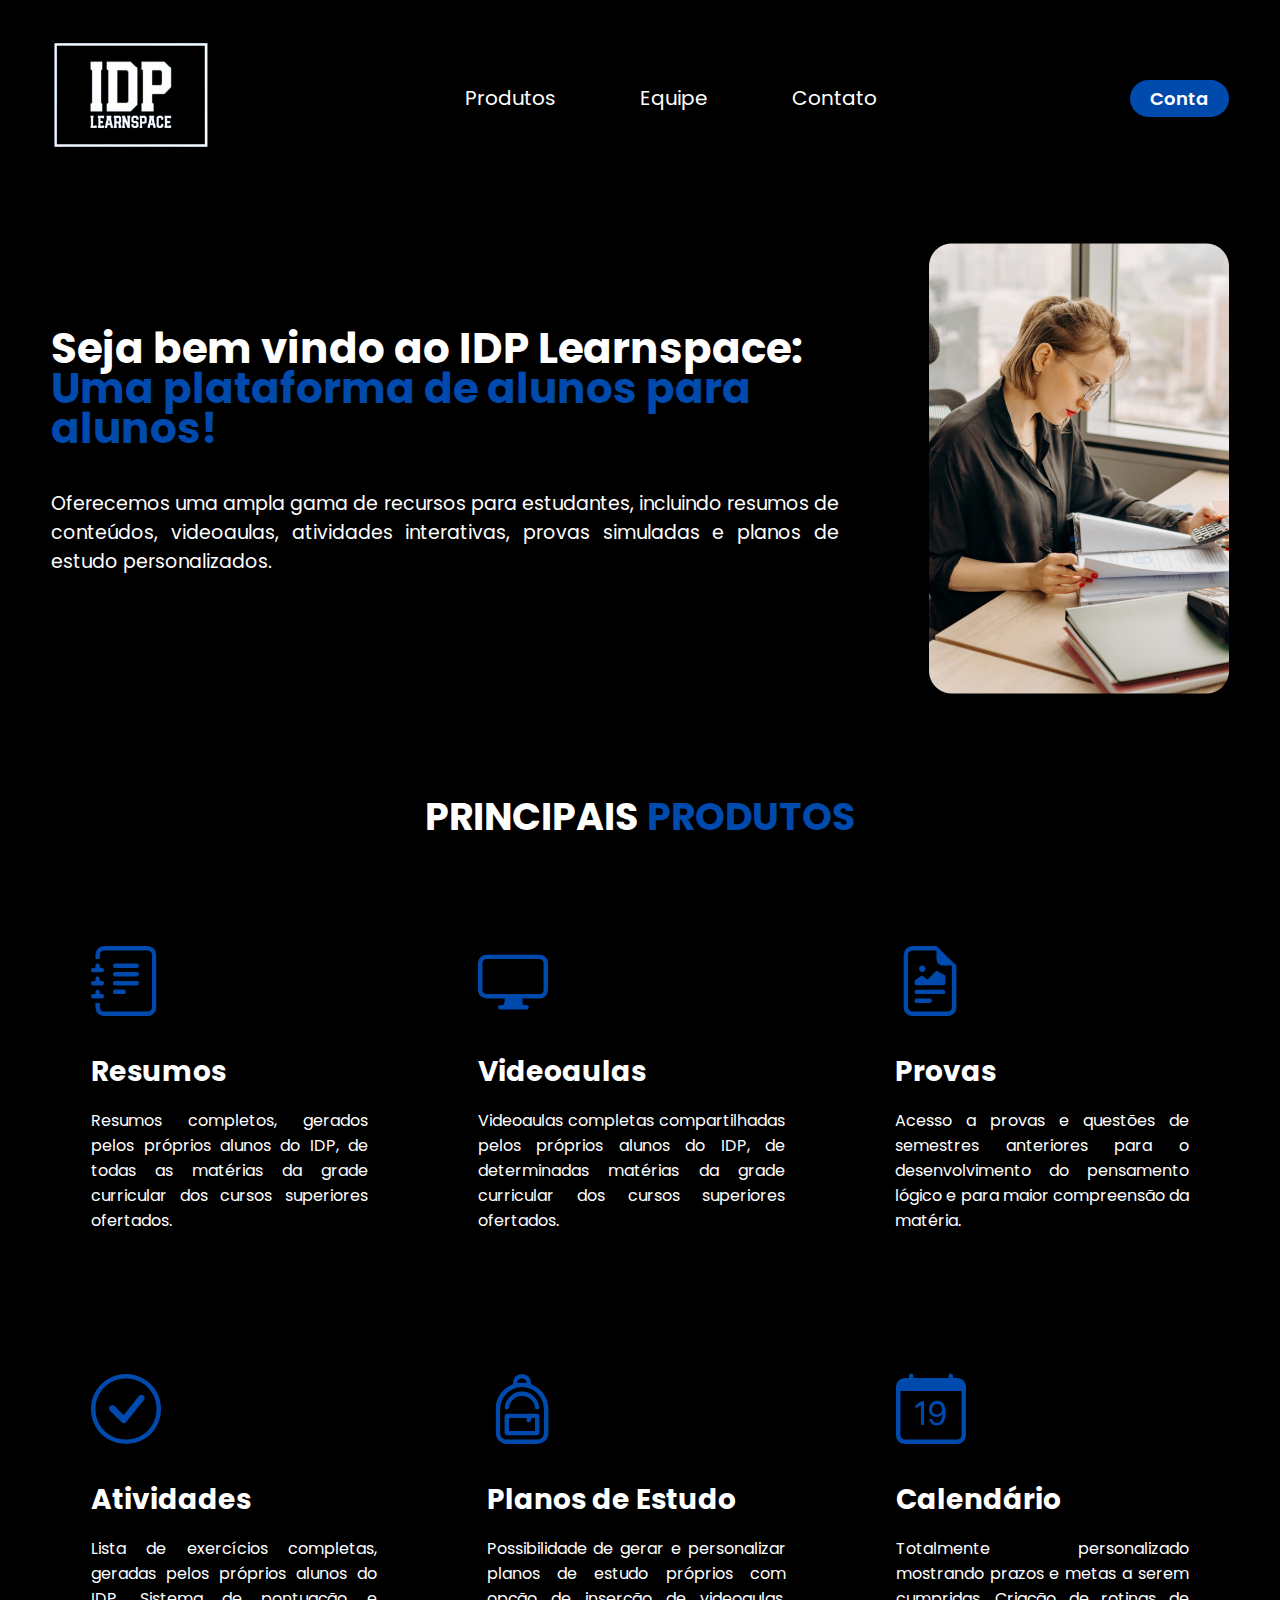
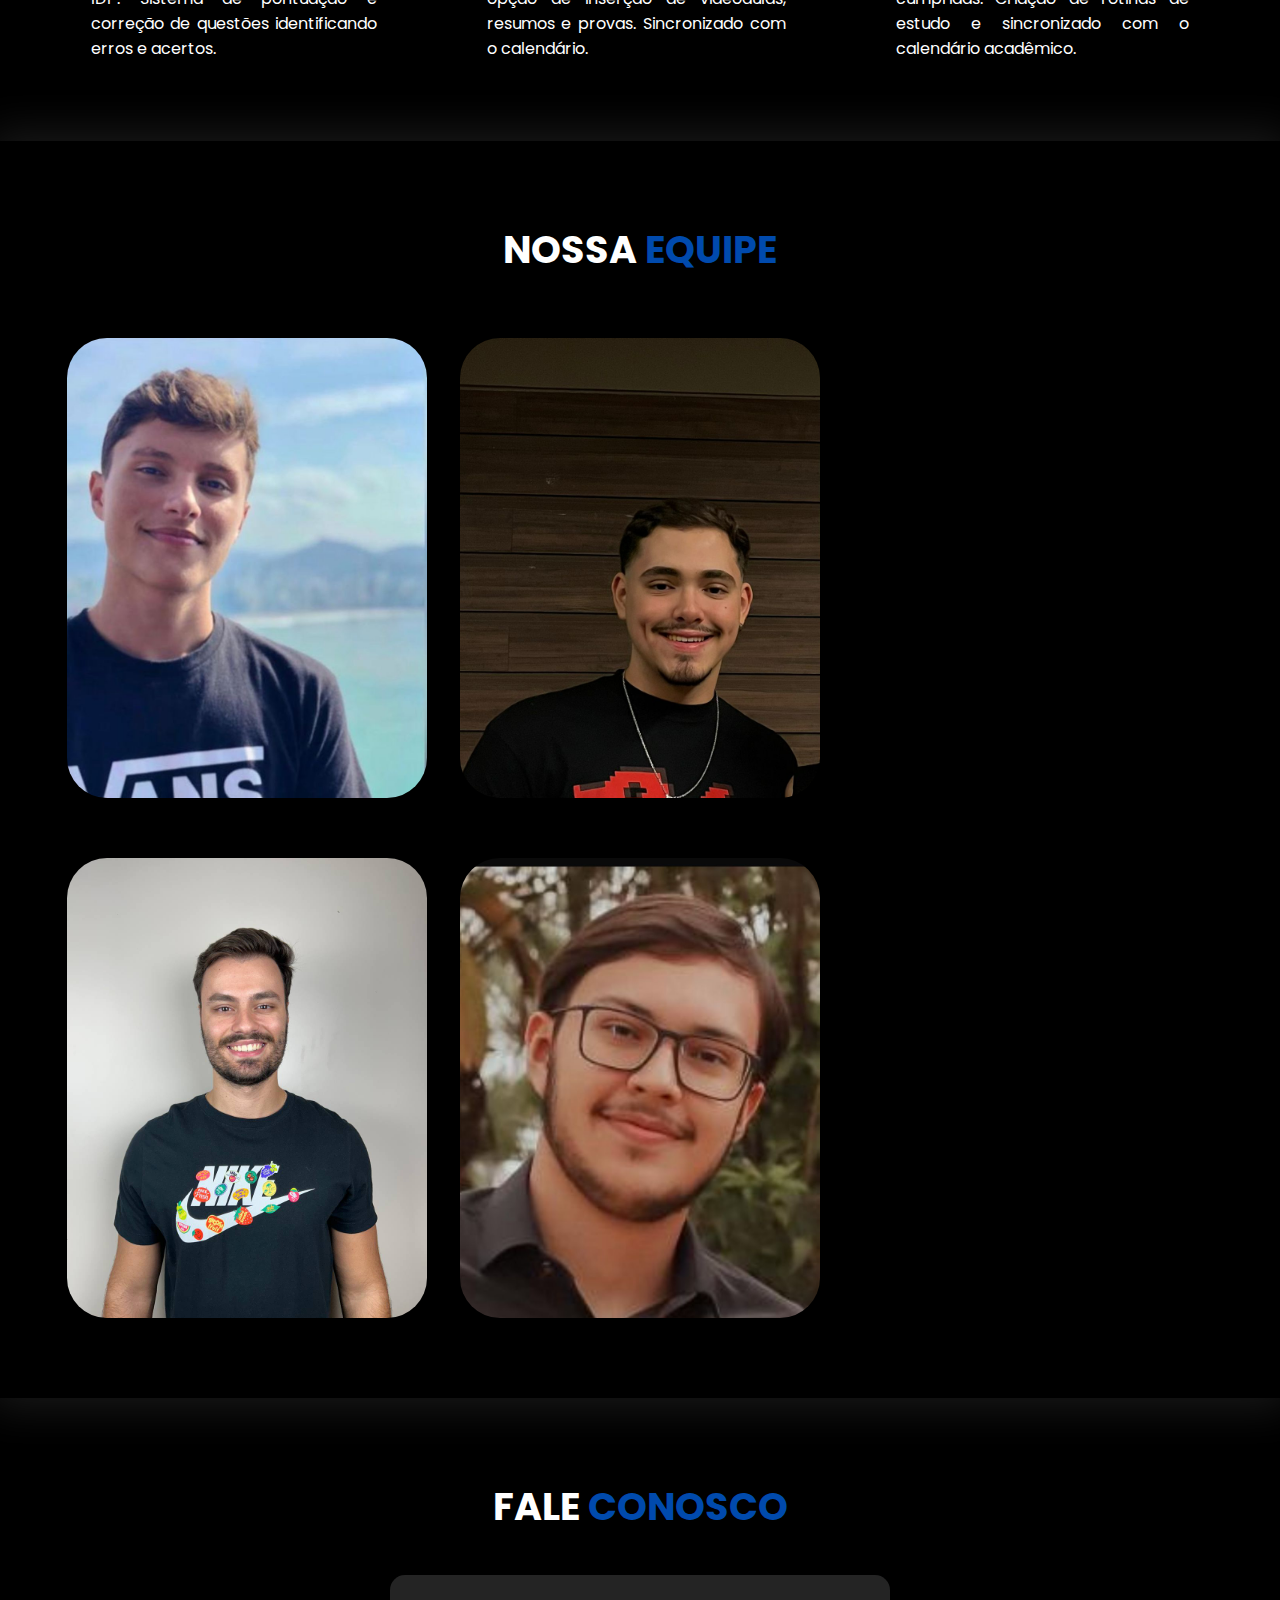
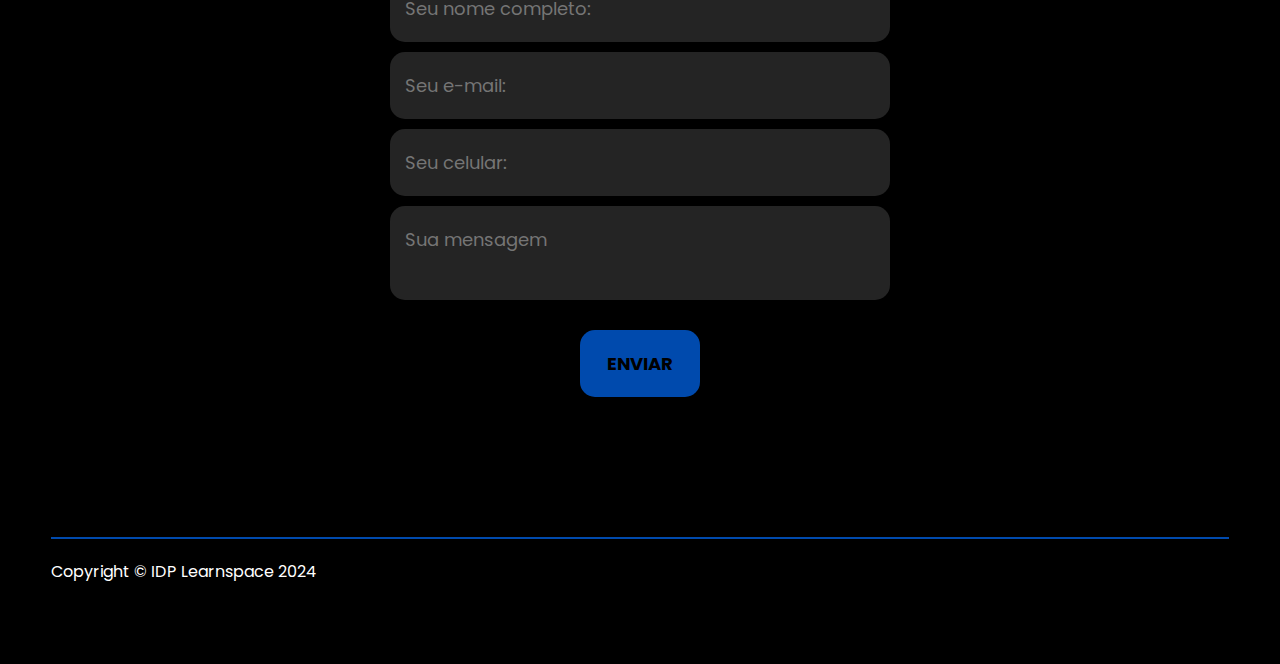
<file: index.html>
<!DOCTYPE html>
<html lang="pt-br">
<head>
    <meta charset="UTF-8">
    <meta name="viewport" content="width=device-width, initial-scale=1.0">
    <link rel="preconnect" href="https://fonts.googleapis.com">
    <link rel="preconnect" href="https://fonts.gstatic.com" crossorigin>
    <link href="https://fonts.googleapis.com/css2?family=Poppins:ital,wght@0,100;0,200;0,300;0,400;0,500;0,600;0,700;0,800;0,900;1,100;1,200;1,300;1,400;1,500;1,600;1,700;1,800;1,900&display=swap" rel="stylesheet">
    <link rel="stylesheet" href="https://cdn.jsdelivr.net/npm/bootstrap-icons@1.11.1/font/bootstrap-icons.css">   
    <link rel="stylesheet" href="./css/style.css"> 
    <title>IDP Learnspace</title>
</head>
<body>
    <header id="inicio">
        <div class="interface">
            <div class="logo">
                <img src="./imagens/logo.png" alt="Logo">
            </div>
            <nav class="menu-desktop">
                <ul class="pai-lista-desktop">
                    <li class="lista-desktop"><a class="link-desktop" href="#Produtos">Produtos</a></li>
                    <li class="lista-desktop"><a class="link-desktop" href="#equipe">Equipe</a></li>
                    <li class="lista-desktop"><a class="link-desktop" href="#contato">Contato</a></li>
                </ul>
            </nav>
            <div class="btn-contato">
                <a href="./html/conta.html">
                    <button>Conta</button>
                </a>
            </div>

            <button class="btn-menu">
                <span class="bar"></span>
                <span class="bar"></span>
                <span class="bar"></span>
            </button>

            <nav class="menu-mobile">
                <ul>
                    <li><a class="link-mobile" href="#Produtos">Produtos</a></li>
                    <li><a class="link-mobile" href="#equipe">Equipe</a></li>
                    <li><a class="link-mobile" href="#contato">Contato</a></li>
                    <li><a class="link-mobile" href="./html/conta.html">Conta</a></li>
                </ul>
            </nav>
        </div>
    </header>
    <main>
        <section class="topo-do-site">
            <div class="interface">
                <div class="flex">
                    <div class="txt-topo-site">
                        <h1>Seja bem vindo ao IDP Learnspace:</h1> 
                        <h1><span>Uma plataforma de alunos para alunos!</span></h1>
                        <p>Oferecemos uma ampla gama de recursos para estudantes, incluindo resumos de conteúdos, videoaulas, atividades interativas, provas simuladas e planos de estudo personalizados.</p>
                    </div>
                    <div class="img-topo-site">
                        <img src="./imagens/foto.png" alt="Foto topo do site">
                    </div>
                </div>
            </div>
        </section>

        <section id="Produtos" class="especialidades">
            <div class="interfaces">
                <h2 class="titulo">PRINCIPAIS <span>PRODUTOS</span></h2>
                <div class="flex">
                    <div class="especialidades-box">
                        <i class="bi bi-journal-text"></i>
                        <h3>Resumos</h3>
                        <p>Resumos completos, gerados pelos próprios alunos do IDP, de todas as matérias da grade curricular dos cursos superiores ofertados.</p>
                    </div>
                    <div class="especialidades-box">
                        <i class="bi bi-display"></i>
                        <h3>Videoaulas</h3>
                        <p>Videoaulas completas compartilhadas pelos próprios alunos do IDP, de determinadas matérias da grade curricular dos cursos superiores ofertados. </p>
                    </div>
                    <div class="especialidades-box">
                        <i class="bi bi-file-earmark-richtext"></i>                       
                        <h3>Provas</h3>
                        <p>Acesso a provas e questões de semestres anteriores para o desenvolvimento do pensamento lógico e para maior compreensão da matéria. </p>
                    </div>
                </div>
                <div class="flex">
                    <div class="especialidades-box">
                        <i class="bi bi-check-circle"></i>
                        <h3>Atividades</h3>
                        <p>Lista de exercícios completas, geradas pelos próprios alunos do IDP. Sistema de pontuação e correção de questões identificando erros e acertos.</p>
                    </div>
                    <div class="especialidades-box">
                        <i class="bi bi-backpack"></i>
                        <h3>Planos de Estudo</h3>
                        <p>Possibilidade de gerar e personalizar planos de estudo próprios com opção de inserção de videoaulas, resumos e provas. Sincronizado com o calendário.</p>
                    </div>
                    <div class="especialidades-box">
                        <i class="bi bi-calendar-date"></i>                       
                        <h3>Calendário</h3>
                        <p>Totalmente personalizado mostrando prazos e metas a serem cumpridas. Criação de rotinas de estudo e sincronizado com o calendário acadêmico. </p>
                    </div>
                </div>
            </div>
        </section>

        <section id="equipe" class="portfolio">
            <div class="interface">
                <h2 class="titulo">NOSSA <span>EQUIPE</span></h2>
                <div class="flex">
                    <div class="img-port" style="background-image: url(./imagens/Claudio.jpeg);">
                        <div class="overlay">Claudio Meireles</div>
                    </div>
                    <div class="img-port" style="background-image: url(./imagens/Kelwin.jpeg);">
                        <div class="overlay">Kelwin</div>
                    </div>
                    <div class="img-port" style="background-image: url(./imagens/);">
                        <div class="overlay">Felipe Dutra</div>
                    </div>
                </div>
                <div class="flex">
                        <div class="img-port" style="background-image: url(./imagens/Lux.jpeg);">
                            <div class="overlay">Lucas Fiche</div>
                    </div>
                    <div class="img-port" style="background-image: url(./imagens/Pedro.jpeg);">
                        <div class="overlay">Pedro Araújo</div>
                    </div>
                    <div class="img-port" style="background-image: url(./imagens/);">
                        <div class="overlay">Rafael</div>
                    </div>
                </div> 
            </div>
        </section>

        <section id="contato" class="formulario">
            <div class="interface">
                <h2 class="titulo">FALE <span>CONOSCO</span></h2>
                <form action="">
                    <input type="text" name="" id="" placeholder="Seu nome completo:" required>
                    <input type="text" name="" id="" placeholder="Seu e-mail:" required>
                    <input type="text" name="" id="" placeholder="Seu celular:">
                    <textarea name="" id="" placeholder="Sua mensagem" required></textarea>
                    <div class="btn-enviar"><input type="submit" value="ENVIAR"></div>
                </form>
            </div>
        </section>

    </main>
    <footer>
        <div class="interface">
            <div class="line-footer borda">
                <p>Copyright © IDP Learnspace 2024</p>
            </div>
        </div>
    </footer>
    <script src="./script.js"></script>
</body>
</html>
</file>
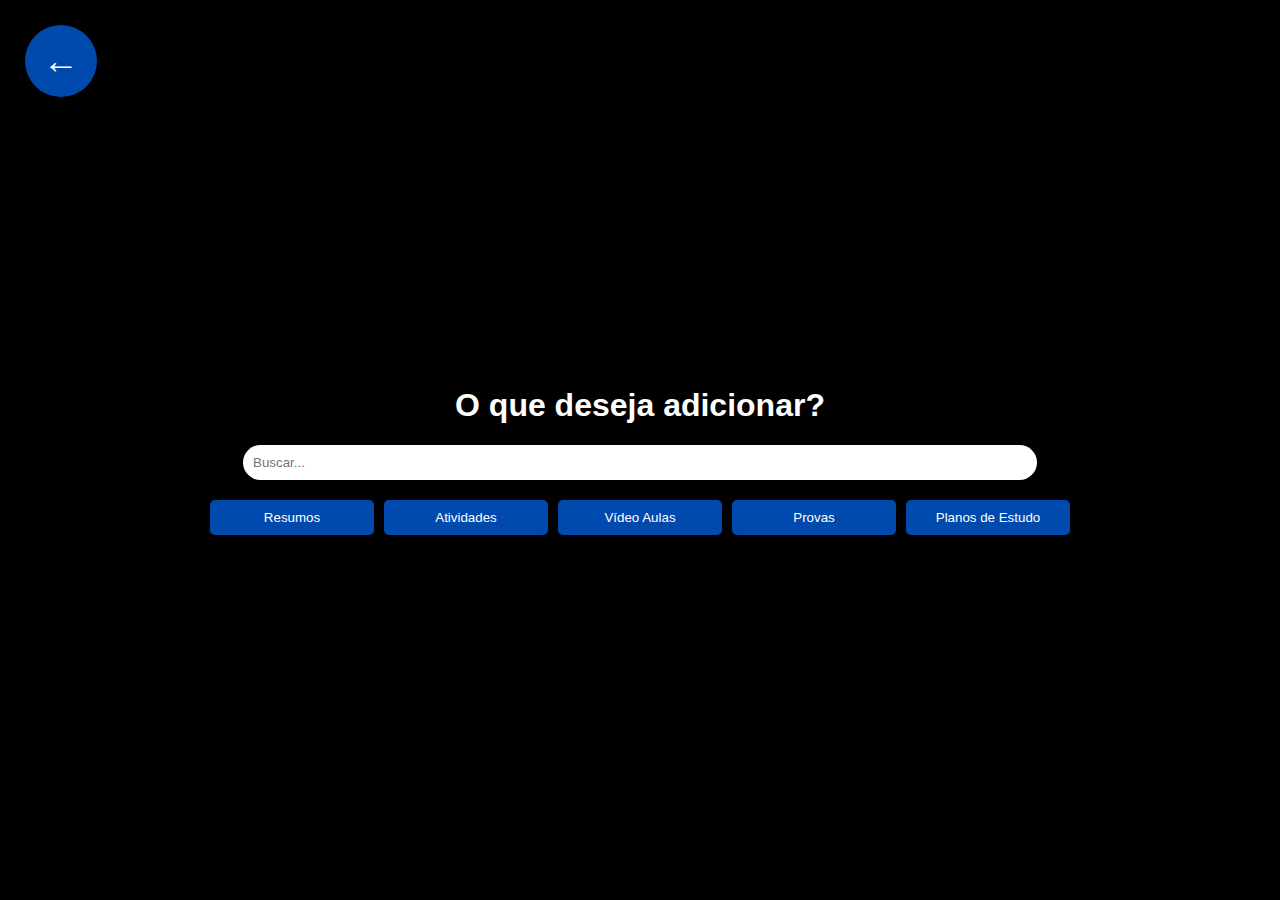
<file: html/add-conteudo.html>
<!DOCTYPE html>
<html lang="pt-BR">
<head>
    <meta charset="UTF-8">
    <meta name="viewport" content="width=device-width, initial-scale=1.0">
    <title>Resumos</title>
    <link rel="stylesheet" href="../css/add-conteudo.css">
    <link href='https://unpkg.com/boxicons@2.1.4/css/boxicons.min.css' rel='stylesheet'>
</head>
<body>
    <div class="container">
        <div class="right-panel">
            <h1>O que deseja adicionar?</h1>
            <div class="study-button-right">
            <input type="text" placeholder="Buscar...">
            <div class="buttons">
                <button>Resumos</button> 
                <button>Atividades</button>
                <button>Vídeo Aulas</button>
                <button>Provas</button>
                <button>Planos de Estudo</button>
        </div>
    </div>
    <button class="dashboard-btn" onclick="window.location.href = './dashboard.html';">←</button>
</body>
</html>
</file>
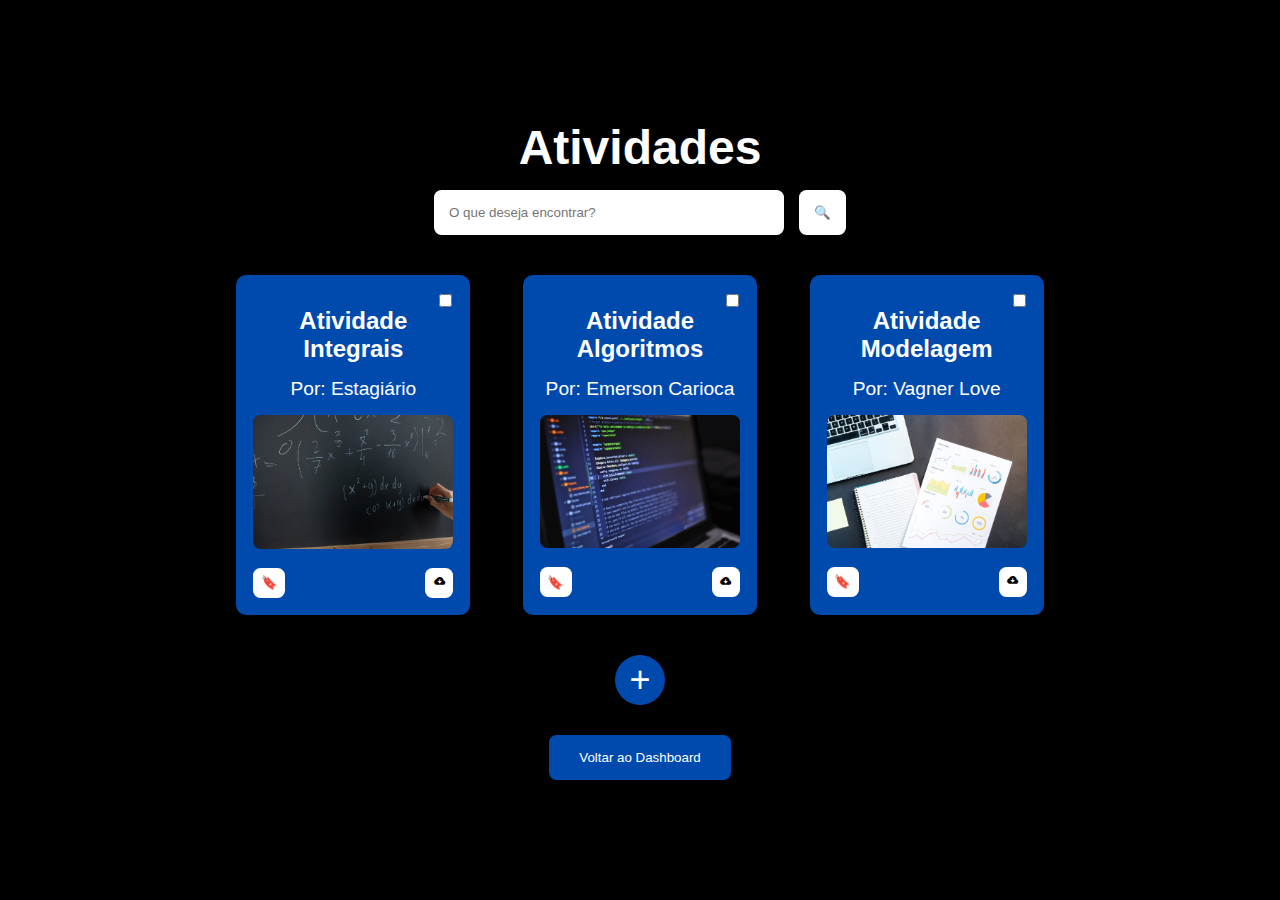
<file: html/atividades.html>
<!DOCTYPE html>
<html lang="pt-BR">
<head>
    <meta charset="UTF-8">
    <meta name="viewport" content="width=device-width, initial-scale=1.0">
    <title>Resumos</title>
    <link rel="stylesheet" href="../css/resumos.css">
    <link href='https://unpkg.com/boxicons@2.1.4/css/boxicons.min.css' rel='stylesheet'>
</head>
<body>
    <div class="container">
        <div class="header">
            <h1>Atividades</h1>
            <div class="search-bar">
                <input type="text" placeholder="O que deseja encontrar?">
                <button class="search-btn">🔍</button>
            </div>
        </div>
        <div class="resumo-container">
            <div class="resumo-card">
                <h2>Atividade Integrais</h2>
                <div class="verification-badge">
                    <input type="checkbox">
                </div>
                <p>Por: Estagiário</p>
                <img src="../imagens/limite.png" alt="Limite">
                <div class="card-actions">
                    <button class="bookmark-btn">🔖</button>
                    <button class="download-btn"><i class='bx bxs-cloud-download'></i></button>
                </div>
            </div>            
            <div class="resumo-card">
                <h2>Atividade Algoritmos</h2>
                <div class="verification-badge">
                    <input type="checkbox">
                </div>
                <p>Por: Emerson Carioca</p>
                <img src="../imagens/algoritmos.png" alt="Algoritmos">
                <div class="card-actions">
                    <button class="bookmark-btn">🔖</button>
                    <button class="download-btn"><i class='bx bxs-cloud-download'></i></i></button>
                </div>
            </div>
            <div class="resumo-card">
                <h2>Atividade Modelagem</h2>
                <div class="verification-badge">
                    <input type="checkbox">
                </div>
                <p>Por: Vagner Love</p>
                <img src="../imagens/modelagem.png" alt="Modelagem">
                <div class="card-actions">
                    <button class="bookmark-btn">🔖</button>
                    <button class="download-btn"><i class='bx bxs-cloud-download'></i></i></button>
                </div>
            </div>
        </div>
        <div class="add-resumo">
            <button class="add-btn">+</button>
        </div>
        <div class="back-to-dashboard">
            <a href="./dashboard.html">
                <button class="back-btn">Voltar ao Dashboard</button>
            </a>
        </div>
    </div>
</body>
</html>
</file>
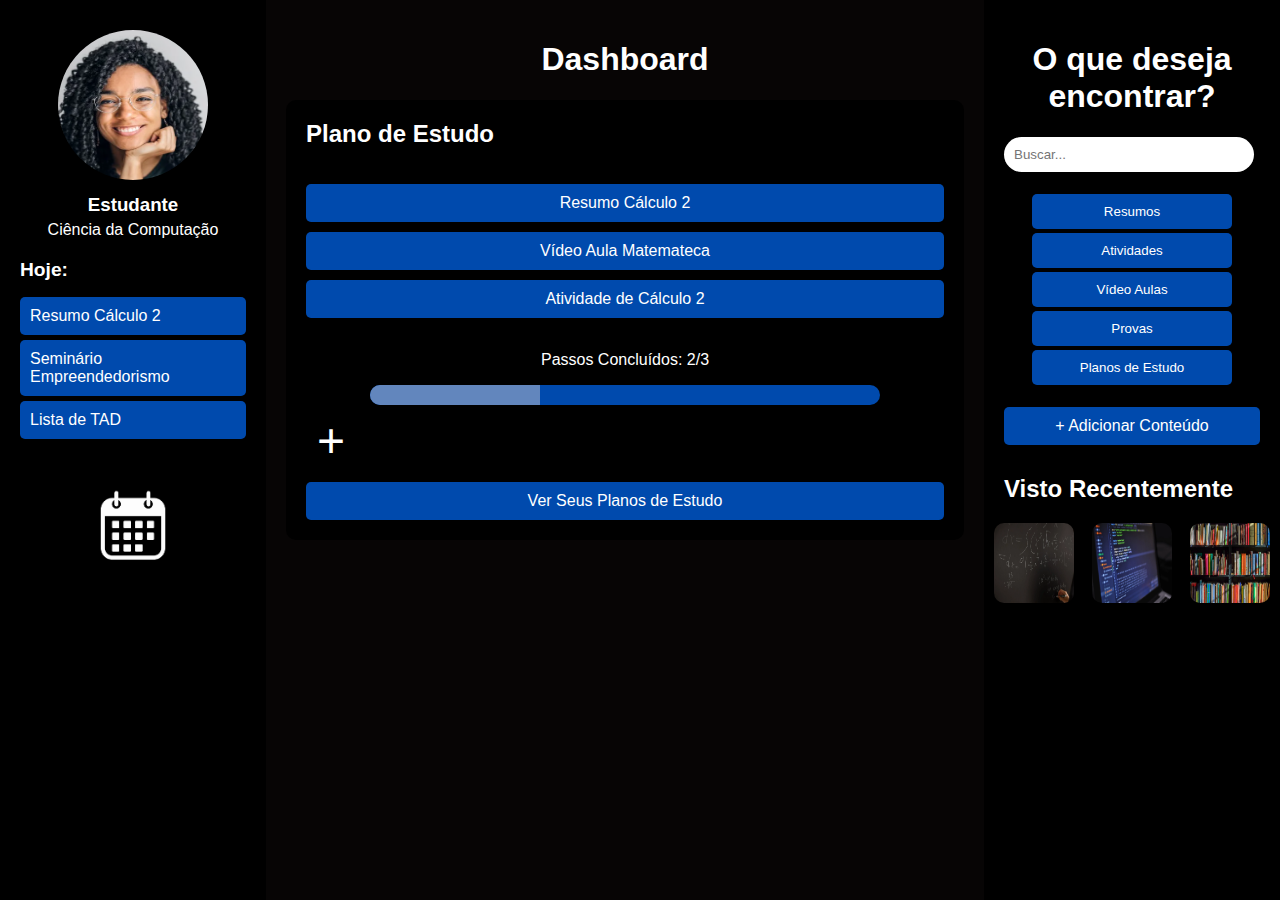
<file: html/dashboard.html>
<!DOCTYPE html>
<html lang="pt-br">
<head>
    <meta charset="UTF-8">
    <meta name="viewport" content="width=device-width, initial-scale=1.0">
    <title>Dashboard</title>
    <link rel="stylesheet" href="../css/dash.css">
</head>
<body>
    <div class="container">
        <div class="left-panel">
            <div class="profile">
                <img src="../imagens/profile.jpg" alt="Aluno">
                <h3>Estudante</h3>
                <p>Ciência da Computação</p>
            </div>
            <div class="today">
                <h2>Hoje:</h2>
                <ul>
                    <li>Resumo Cálculo 2</li>
                    <li>Seminário Empreendedorismo</li>
                    <li>Lista de TAD</li>
                </ul>
            </div>
            <div class="calendar">
                <a href="./calendario.html"><img src="../imagens/calendar.png" alt="Calendário"></a>
            </div>
        </div>
        <div class="center-panel">
            <h1>Dashboard</h1>
            <div class="study-plan">
                <h2>Plano de Estudo</h2>
                <div class="study-buttons">
                    <button>Resumo Cálculo 2</button>
                    <button>Vídeo Aula Matemateca</button>
                    <button>Atividade de Cálculo 2</button>
                </div>
                <div class="progress-chart">
                    <p>Passos Concluídos: 2/3</p>
                    <div class="progress-bar">
                        <div class="progress" style="width: 33.33%;"></div>
                    </div>
                    <div class="plus-button"><a href="./add-conteudo.html" style="text-decoration: none; color: white;">+</a></div>
                </div>
                <a href ="./plano.html" style="color: white; text-decoration: none";><button>Ver Seus Planos de Estudo</button></a>
            </div>
        </div>
        <div class="right-panel">
            <h1>O que deseja encontrar?</h1>
            <div class="study-button-right">
            <input type="text" placeholder="Buscar...">
            <div class="buttons">
                <a href ="./resumos.html"><button>Resumos</button> </a>
                <a href="./atividades.html"><button>Atividades</button></a>
                <a href="./videoaula.html"><button>Vídeo Aulas</button></a>
                <a href="./prova.html"><button>Provas</button></a>
                <a href="./ver_plano.html"><button>Planos de Estudo</button></a>
            </div>
                <a href ="./add-conteudo.html"style="color: white; text-decoration: none;"><button class="add-content">+ Adicionar Conteúdo</button></a> 
            </div>
            <h2>Visto Recentemente</h2>
            <div class="recently-viewed">
                <img src="../imagens/calculo.jpg" alt="Recent 1">
                <img src="../imagens/programacao.jpg" alt="Recent 2">
                <img src="../imagens/biblioteca.jpg" alt="Recent 3">
            </div>
        </div>
    </div>
</body>
</html>
</file>
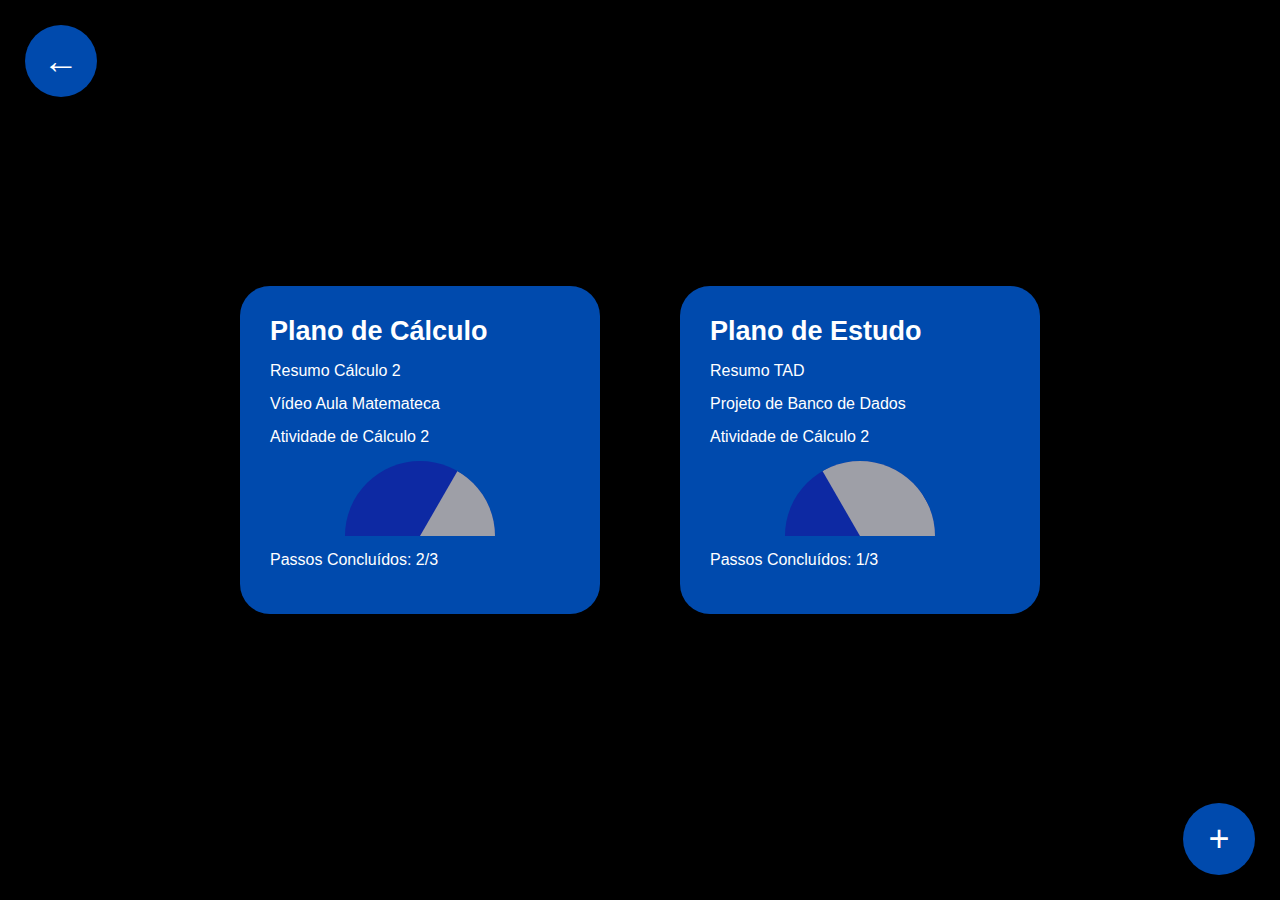
<file: html/plano.html>
<!DOCTYPE html>
<html lang="pt-br">
<head>
  <meta charset="UTF-8">
  <meta name="viewport" content="width=device-width, initial-scale=1.0">
  <title>Planos</title>
  <link rel="stylesheet" href="../css/plano.css">
</head>
<body>
  <button class="dashboard-btn" onclick="window.location.href = './dashboard.html';">←</button>
  <div class="container">
    <div class="card">
      <div class="card-header">Plano de Cálculo</div>
      <div class="card-content">
        <div class="highlight">Resumo Cálculo 2</div>
        <div class="highlight">Vídeo Aula Matemateca</div>
        <div class="highlight">Atividade de Cálculo 2</div>
        <div class="chart">
          <div class="chart-inner" style="--percentage: 66.66;"></div>
        </div>
        <div class="steps-completed">Passos Concluídos: 2/3</div>
      </div>
    </div>
    <div class="card">
      <div class="card-header">Plano de Estudo</div>
      <div class="card-content">
        <div class="highlight">Resumo TAD</div>
        <div class="highlight">Projeto de Banco de Dados</div>
        <div class="highlight">Atividade de Cálculo 2</div>
        <div class="chart">
          <div class="chart-inner" style="--percentage: 33.33;"></div>
        </div>
        <div class="steps-completed">Passos Concluídos: 1/3</div>
      </div>
    </div>
    <button class="add-btn">+</button>
  </div>
  
</body>
</html>
</file>
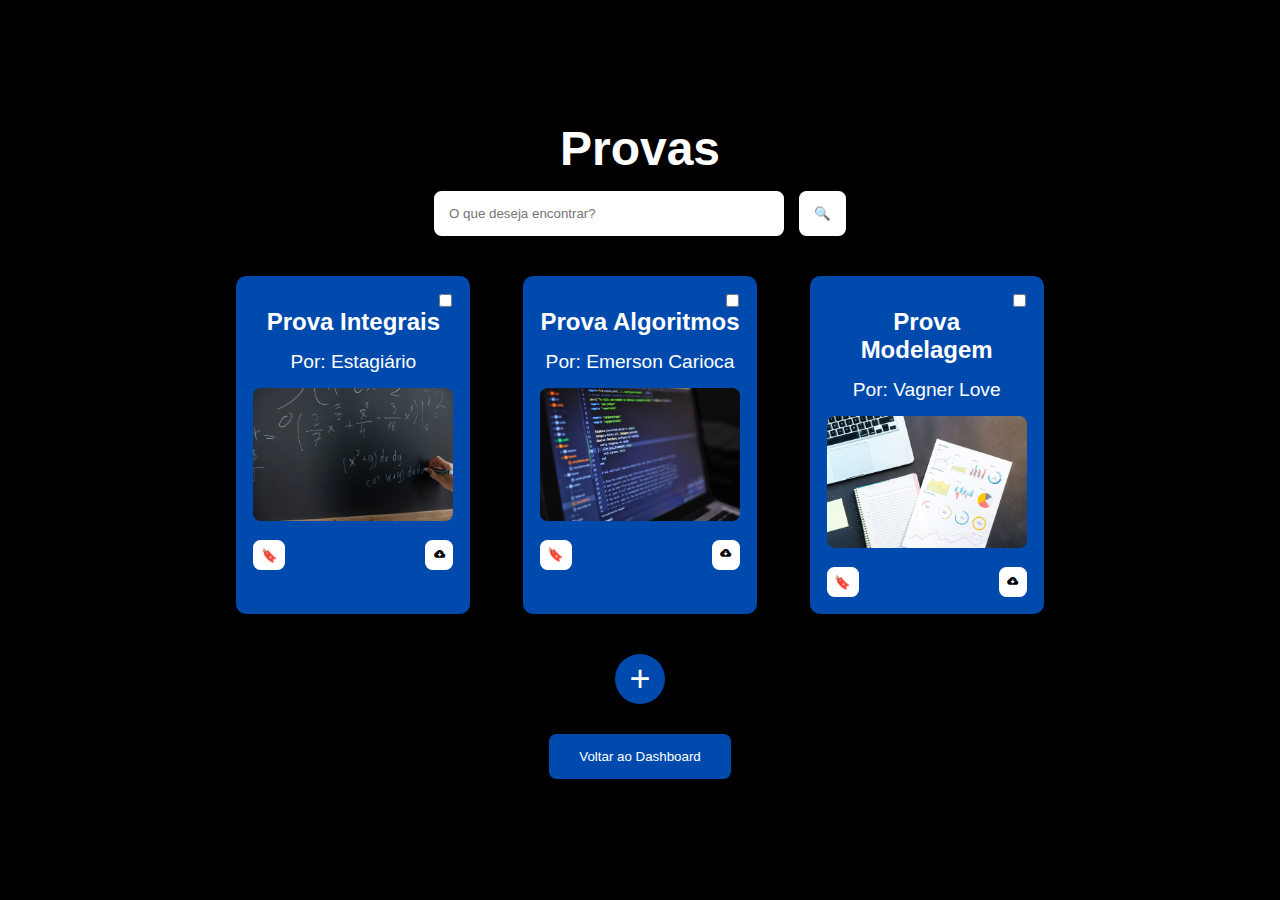
<file: html/prova.html>
<!DOCTYPE html>
<html lang="pt-BR">
<head>
    <meta charset="UTF-8">
    <meta name="viewport" content="width=device-width, initial-scale=1.0">
    <title>Provas</title>
    <link rel="stylesheet" href="../css/resumos.css">
    <link href='https://unpkg.com/boxicons@2.1.4/css/boxicons.min.css' rel='stylesheet'>
</head>
<body>
    <div class="container">
        <div class="header">
            <h1>Provas</h1>
            <div class="search-bar">
                <input type="text" placeholder="O que deseja encontrar?">
                <button class="search-btn">🔍</button>
            </div>
        </div>
        <div class="resumo-container">
            <div class="resumo-card">
                <h2>Prova Integrais</h2>
                <div class="verification-badge">
                    <input type="checkbox">
                </div>
                <p>Por: Estagiário</p>
                <img src="../imagens/limite.png" alt="Limite">
                <div class="card-actions">
                    <button class="bookmark-btn">🔖</button>
                    <button class="download-btn"><i class='bx bxs-cloud-download'></i></button>
                </div>
            </div>            
            <div class="resumo-card">
                <h2>Prova Algoritmos</h2>
                <div class="verification-badge">
                    <input type="checkbox">
                </div>
                <p>Por: Emerson Carioca</p>
                <img src="../imagens/algoritmos.png" alt="Algoritmos">
                <div class="card-actions">
                    <button class="bookmark-btn">🔖</button>
                    <button class="download-btn"><i class='bx bxs-cloud-download'></i></i></button>
                </div>
            </div>
            <div class="resumo-card">
                <h2>Prova Modelagem</h2>
                <div class="verification-badge">
                    <input type="checkbox">
                </div>
                <p>Por: Vagner Love</p>
                <img src="../imagens/modelagem.png" alt="Modelagem">
                <div class="card-actions">
                    <button class="bookmark-btn">🔖</button>
                    <button class="download-btn"><i class='bx bxs-cloud-download'></i></i></button>
                </div>
            </div>
        </div>
        <div class="add-resumo">
            <button class="add-btn">+</button>
        </div>
        <div class="back-to-dashboard">
            <a href="./dashboard.html">
                <button class="back-btn">Voltar ao Dashboard</button>
            </a>
        </div>
    </div>
</body>
</html>
</file>
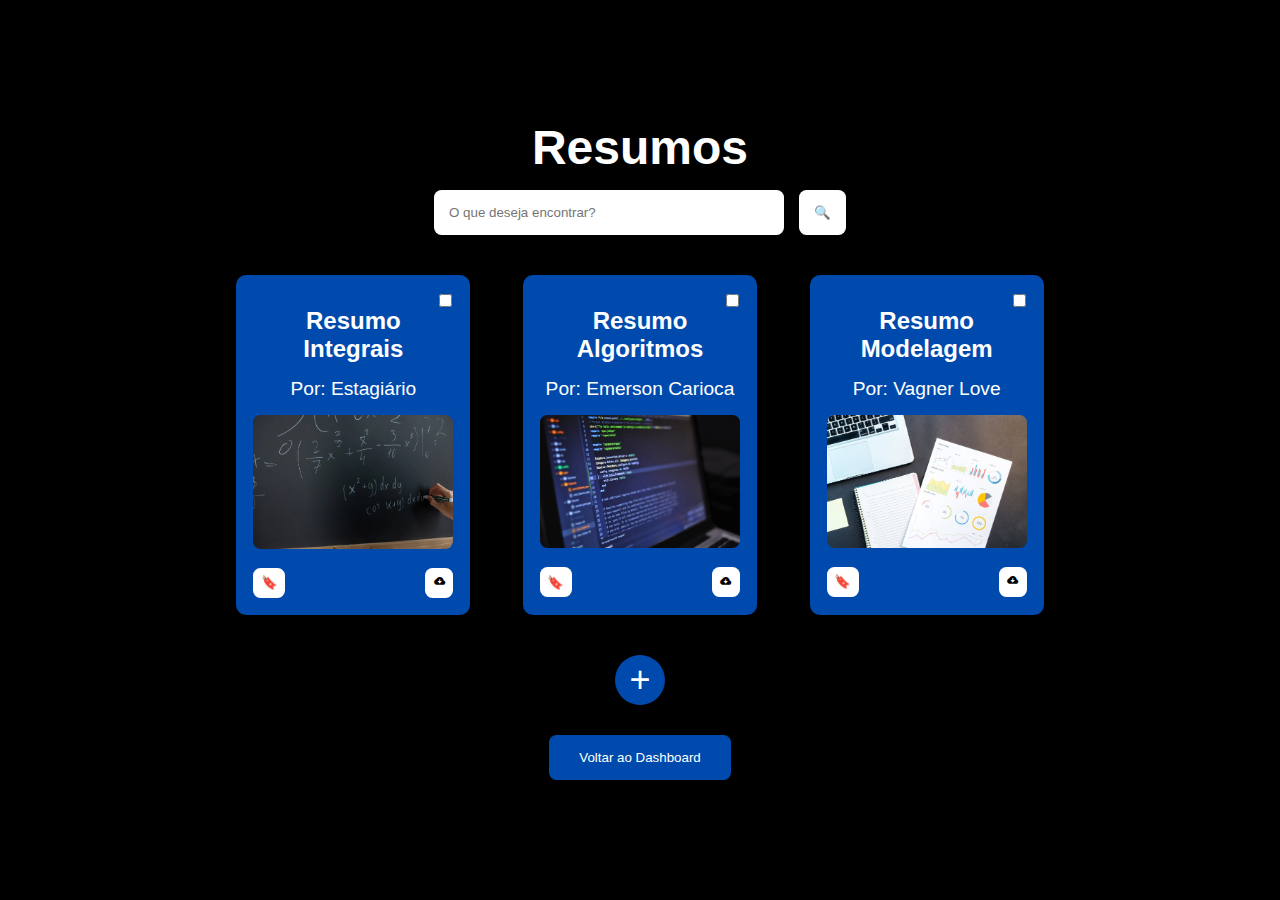
<file: html/resumos.html>
<!DOCTYPE html>
<html lang="pt-BR">
<head>
    <meta charset="UTF-8">
    <meta name="viewport" content="width=device-width, initial-scale=1.0">
    <title>Resumos</title>
    <link rel="stylesheet" href="../css/resumos.css">
    <link href='https://unpkg.com/boxicons@2.1.4/css/boxicons.min.css' rel='stylesheet'>
</head>
<body>
    <div class="container">
        <div class="header">
            <h1>Resumos</h1>
            <div class="search-bar">
                <input type="text" placeholder="O que deseja encontrar?">
                <button class="search-btn">🔍</button>
            </div>
        </div>
        <div class="resumo-container">
            <div class="resumo-card">
                <h2>Resumo Integrais</h2>
                <div class="verification-badge">
                    <input type="checkbox">
                </div>
                <p>Por: Estagiário</p>
                <img src="../imagens/limite.png" alt="Limite">
                <div class="card-actions">
                    <button class="bookmark-btn">🔖</button>
                    <button class="download-btn"><i class='bx bxs-cloud-download'></i></button>
                </div>
            </div>            
            <div class="resumo-card">
                <h2>Resumo Algoritmos</h2>
                <div class="verification-badge">
                    <input type="checkbox">
                </div>
                <p>Por: Emerson Carioca</p>
                <img src="../imagens/algoritmos.png" alt="Algoritmos">
                <div class="card-actions">
                    <button class="bookmark-btn">🔖</button>
                    <button class="download-btn"><i class='bx bxs-cloud-download'></i></i></button>
                </div>
            </div>
            <div class="resumo-card">
                <h2>Resumo Modelagem</h2>
                <div class="verification-badge">
                    <input type="checkbox">
                </div>
                <p>Por: Vagner Love</p>
                <img src="../imagens/modelagem.png" alt="Modelagem">
                <div class="card-actions">
                    <button class="bookmark-btn">🔖</button>
                    <button class="download-btn"><i class='bx bxs-cloud-download'></i></i></button>
                </div>
            </div>
        </div>
        <div class="add-resumo">
            <button class="add-btn">+</button>
        </div>
        <div class="back-to-dashboard">
            <a href="./dashboard.html">
                <button class="back-btn">Voltar ao Dashboard</button>
            </a>
        </div>
    </div>
</body>
</html>
</file>
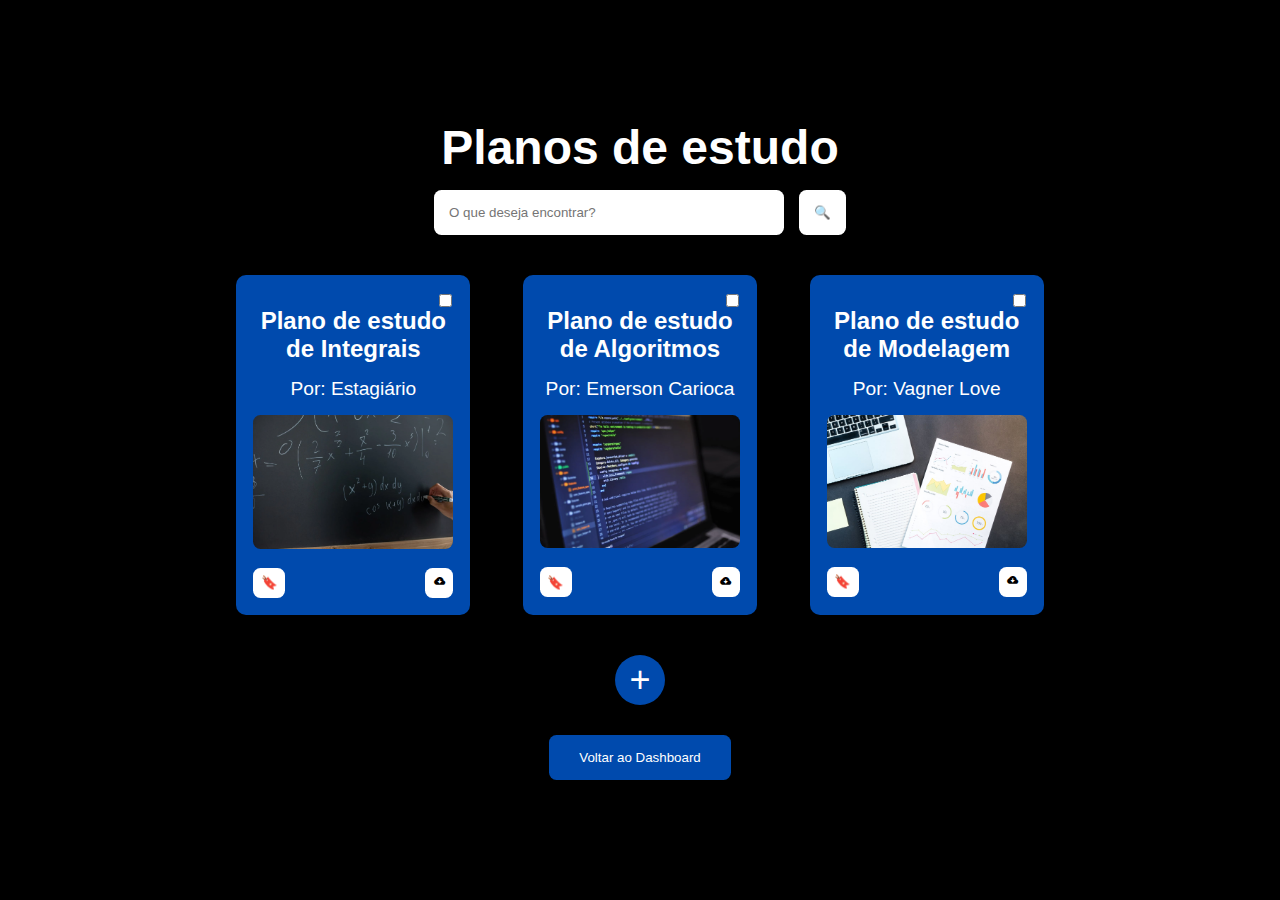
<file: html/ver_plano.html>
<!DOCTYPE html>
<html lang="pt-BR">
<head>
    <meta charset="UTF-8">
    <meta name="viewport" content="width=device-width, initial-scale=1.0">
    <title>Planos</title>
    <link rel="stylesheet" href="../css/resumos.css">
    <link href='https://unpkg.com/boxicons@2.1.4/css/boxicons.min.css' rel='stylesheet'>
</head>
<body>
    <div class="container">
        <div class="header">
            <h1>Planos de estudo</h1>
            <div class="search-bar">
                <input type="text" placeholder="O que deseja encontrar?">
                <button class="search-btn">🔍</button>
            </div>
        </div>
        <div class="resumo-container">
            <div class="resumo-card">
                <h2>Plano de estudo de Integrais</h2>
                <div class="verification-badge">
                    <input type="checkbox">
                </div>
                <p>Por: Estagiário</p>
                <img src="../imagens/limite.png" alt="Limite">
                <div class="card-actions">
                    <button class="bookmark-btn">🔖</button>
                    <button class="download-btn"><i class='bx bxs-cloud-download'></i></button>
                </div>
            </div>            
            <div class="resumo-card">
                <h2>Plano de estudo de Algoritmos</h2>
                <div class="verification-badge">
                    <input type="checkbox">
                </div>
                <p>Por: Emerson Carioca</p>
                <img src="../imagens/algoritmos.png" alt="Algoritmos">
                <div class="card-actions">
                    <button class="bookmark-btn">🔖</button>
                    <button class="download-btn"><i class='bx bxs-cloud-download'></i></i></button>
                </div>
            </div>
            <div class="resumo-card">
                <h2>Plano de estudo de Modelagem</h2>
                <div class="verification-badge">
                    <input type="checkbox">
                </div>
                <p>Por: Vagner Love</p>
                <img src="../imagens/modelagem.png" alt="Modelagem">
                <div class="card-actions">
                    <button class="bookmark-btn">🔖</button>
                    <button class="download-btn"><i class='bx bxs-cloud-download'></i></i></button>
                </div>
            </div>
        </div>
        <div class="add-resumo">
            <button class="add-btn">+</button>
        </div>
        <div class="back-to-dashboard">
            <a href="./dashboard.html">
                <button class="back-btn">Voltar ao Dashboard</button>
            </a>
        </div>
    </div>
</body>
</html>
</file>
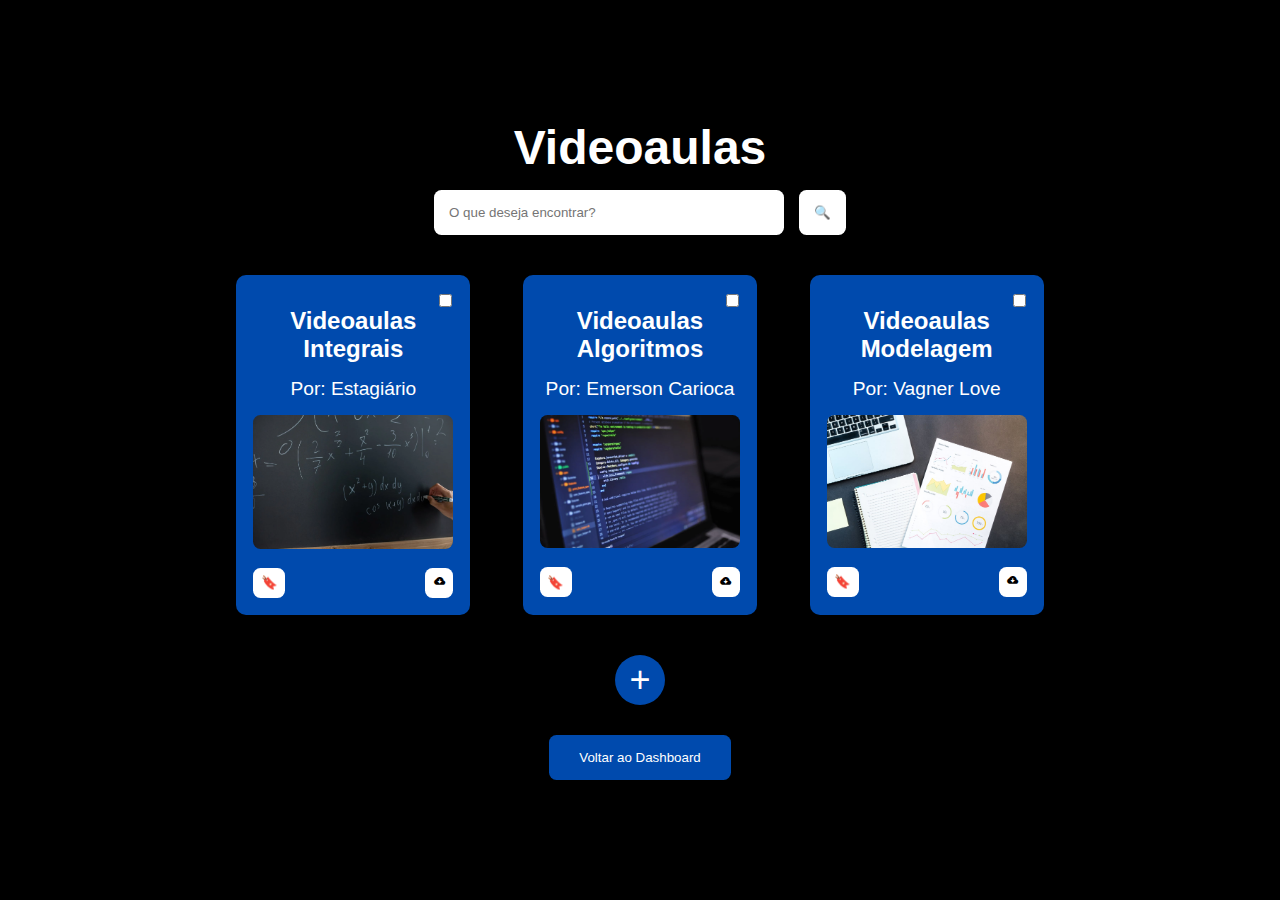
<file: html/videoaula.html>
<!DOCTYPE html>
<html lang="pt-BR">
<head>
    <meta charset="UTF-8">
    <meta name="viewport" content="width=device-width, initial-scale=1.0">
    <title>Videoaulas</title>
    <link rel="stylesheet" href="../css/resumos.css">
    <link href='https://unpkg.com/boxicons@2.1.4/css/boxicons.min.css' rel='stylesheet'>
</head>
<body>
    <div class="container">
        <div class="header">
            <h1>Videoaulas</h1>
            <div class="search-bar">
                <input type="text" placeholder="O que deseja encontrar?">
                <button class="search-btn">🔍</button>
            </div>
        </div>
        <div class="resumo-container">
            <div class="resumo-card">
                <h2>Videoaulas Integrais</h2>
                <div class="verification-badge">
                    <input type="checkbox">
                </div>
                <p>Por: Estagiário</p>
                <img src="../imagens/limite.png" alt="Limite">
                <div class="card-actions">
                    <button class="bookmark-btn">🔖</button>
                    <button class="download-btn"><i class='bx bxs-cloud-download'></i></button>
                </div>
            </div>            
            <div class="resumo-card">
                <h2>Videoaulas Algoritmos</h2>
                <div class="verification-badge">
                    <input type="checkbox">
                </div>
                <p>Por: Emerson Carioca</p>
                <img src="../imagens/algoritmos.png" alt="Algoritmos">
                <div class="card-actions">
                    <button class="bookmark-btn">🔖</button>
                    <button class="download-btn"><i class='bx bxs-cloud-download'></i></i></button>
                </div>
            </div>
            <div class="resumo-card">
                <h2>Videoaulas Modelagem</h2>
                <div class="verification-badge">
                    <input type="checkbox">
                </div>
                <p>Por: Vagner Love</p>
                <img src="../imagens/modelagem.png" alt="Modelagem">
                <div class="card-actions">
                    <button class="bookmark-btn">🔖</button>
                    <button class="download-btn"><i class='bx bxs-cloud-download'></i></i></button>
                </div>
            </div>
        </div>
        <div class="add-resumo">
            <button class="add-btn">+</button>
        </div>
        <div class="back-to-dashboard">
            <a href="./dashboard.html">
                <button class="back-btn">Voltar ao Dashboard</button>
            </a>
        </div>
    </div>
</body>
</html>
</file>
<file: css/style.css>
*{
    margin: 0;
    padding: 0;
    box-sizing: border-box;
    font-family: 'Poppins', sans-serif;
}

body{
    background-color:rgb(0, 0, 0);
    height: 100vh;
}

.interface{
    max-width: 1280px;
    margin: 0 auto;
}

.flex{
    display: flex;
}

.btn-contato button{
    padding: 5px 20px;
    font-size: 18px;
    font-weight: 600;
    background-color:#004aad;
    border: 0;
    border-radius: 30px;
    cursor: pointer;
    transition: .2s;
    color: #fff;
}

h2.titulo{
    color:#ffffff;
    font-size: 38px;
    text-align: center;
}

h2.titulo span{
    color:#004aad;
}

button:hover{
    box-shadow: 0px 0px 8px #ffffff;
    transform: scale(1.1);
}

header{
    padding: 40px 4%;
}

header>.interface{
    display: flex;
    align-items: center;
    justify-content: space-between;
}

.link-desktop{
    color:#fff;
    text-decoration: none;
    display: inline-block;
    transition: .2s;
}

.link-desktop:hover{
    color: #004aad;
    transform: scale(1.1);
}

.pai-lista-desktop{
    list-style-type: none;
}
.lista-desktop{
    display: inline-block;
    padding: 0 40px;
    font-size: 20px; 
}

section.topo-do-site{
    padding: 40px 4%;
}

section.topo-do-site .flex{
    align-items: center;
    justify-content: center;
    gap: 90px;
}

.topo-do-site h1{
    color:#ffffff;
    font-size: 42px;
    line-height: 40px;
}

.topo-do-site .txt-topo-site h1 span{
    color:#004aad;
}

.topo-do-site .txt-topo-site p{
    color:#ffffff;
    margin: 40px 0px;
    text-align: justify;
    font-size: 19px;
}
.topo-do-site .txt-topo-site a button{
    padding: 10px 40px;
    font-size: 18px;
    font-weight: 600;
    background-color:#004aad;
    border: 0;
    border-radius: 30px;
    cursor: pointer;
    transition: .2s;
    color: #ffffff;
}
section.especialidades{
    padding: 40px 4%;
}

section.especialidades .flex{
    gap: 30px;
}

.especialidades .especialidades-box{
    color:#ffffff;
    padding: 40px;
    margin-top: 45px;
    border-radius: 20px;
    transition: .2s;
}

.especialidades .especialidades-box:hover{
    transform: scale(1.05);
    box-shadow: 0 0 15px #ffffff;
}

.especialidades .especialidades-box i{
    font-size: 70px;
    color:#004aad;
}

.especialidades .especialidades-box h3{
    font-size: 28px;
    margin: 15px 0;
}

.especialidades .especialidades-box p{
    text-align: justify;
}

section.sobre{
    padding: 80px 4%;
}

section.sobre .flex{
    align-items: center;
    gap: 60px;
}

.sobre .txt-sobre{
    color: white;
}

.sobre .txt-sobre h2{
    font-size: 40px;
    line-height: 40px;
    margin-bottom: 30px;
}

.sobre .txt-sobre h2 span{
    color: #004aad;
    display: block;
}

.sobre .txt-sobre p{
    margin: 20px 0;
    text-align: justify;
}

.img-sobre{
    position: relative;
    animation: flutuar 2s ease-in-out infinite alternate;
}

@keyframes flutuar {
    0%{
        top: 0;
    }
    100%{
        top: 30px;
    }
}

.lista-vantagens{
   list-style-type: none;
}

.lista-vantagens li{
    font-size: 20px;
    color: #004aad;
    cursor: pointer;
    transition: .2s;
    padding: 10px;
}

.lista-vantagens li:hover{
    font-size: 23px;
    color: #5372ff;
}

section.portfolio {
    padding: 80px 4%;
    box-shadow: 0 0 40px 10px #ffffff19;
}

section.portfolio .flex {
    justify-content: space-around;
    margin-top: 60px;
}

.img-port {
    width: 360px;
    height: 460px;
    background-size: cover;
    background-position: 100% 0%;
    transition: 8s;
    cursor: pointer;
    border-radius: 40px;
    position: relative;
}

.img-port:hover {
    background-position: 100% 100%;
}

.overlay {
    position: absolute;
    top: 0;
    left: 0;
    width: 100%;
    height: 100%;
    background-color: #000000b8;
    border-radius: 40px;
    display: flex;
    align-items: center;
    justify-content: center;
    font-size: 24px;
    font-weight: 600;
    color: #fff;
    opacity: 0;
    transition: .5s;
}

.overlay:hover {
    opacity: 1;
}

section.formulario {
    padding: 80px 4%;
}

form {
    max-width: 500px;
    margin: 0 auto;
    display: flex;
    justify-content: center;
    flex-direction: column;
    gap: 10px;
    margin-top: 40px;
}

form input,
form textarea {
    width: 100%;
    background-color: #242424;
    border: 0;
    outline: 0;
    padding: 20px 15px;
    border-radius: 15px;
    color: #fff;
    font-size: 18px;
}

form textarea {
    resize: none;
    max-height: 200px;
}

form .btn-enviar {
    margin-top: 20px;
    text-align: center;
}

form .btn-enviar input {
    width: 120px;
    background-color: #004aad;
    color: #000;
    font-weight: 700;
    cursor: pointer;
    transition: .2s;
}

footer{
    padding: 60px 4%;
}

footer .flex{
    justify-content: space-between;    
}

footer .line-footer{
    padding: 20px 0;
}

.borda{
    border-top: 2px solid #004aad;
}

footer .line-footer p{
    color: #ffffff;
}

.menu-mobile{
    background-color:rgba(0, 0, 0, 0.747);
    backdrop-filter: blur(20px);
    position: absolute;
    top: 140px;
    left: 0;
    width: 100%;
    height: 0;
    visibility: hidden;
    transition: 0.5s;
    overflow: hidden;
}

.link-mobile{
    color: #ffffff;
    text-decoration: none;
    display: block;
    padding: 20px 40px;
    font-size: 27px;
    flex-direction: column;
    text-align: center;
    transition: .2s;
}

.link-mobile:hover{
    background-color: #ffffff5b;
    color: #004aad;
    transform: scale(1.05);
}

.btn-menu{
    width: 40px;
    height: 40px;
    background: transparent;
    border-radius: 10px;
    cursor: pointer;
    display: none;
}

.bar{
    width: 20px;
    height: 2px;
    background-color: #004aad;
    display: block;
    margin: 6px auto;
    position: relative;
    transform-origin: center;
    transition: .2s;
}
.btn-menu.ativo{
    border: 2px solid #004aad;
}
.btn-menu.ativo .bar:nth-child(1){
    transform: translateY(8px) rotate(-45deg);
}
.btn-menu.ativo .bar:nth-child(2){
    opacity: 0;
}
.btn-menu.ativo .bar:nth-child(3){
    transform: translateY(-8px) rotate(45deg);
}

@media screen and (max-width: 1020px){
    .flex{
        flex-direction: column-reverse;
    }
    .menu-desktop, .btn-contato{
        display: none;
    }
    section.topo-do-site .flex{
        gap: 80px;
    }
    section.topo-do-site{
        padding: 40px 8%;
    }
    .topo-do-site h1{
        font-size: 33px;
    }
    .topo-do-site .img-topo-site img{
        width: 100%;
    }  
    section.especialidades{
        padding: 40px 8%;
    }
    h2.titulo{
        font-size: 33px;
        line-height: 30px;
    }
    section.sobre{
        padding: 40px 8%;
    }
    .sobre .txt-sobre h2{
        font-size: 33px;
        line-height: 35px;
        text-align: center;
    }
    .btn-social{
        text-align: center;
    }
    .img-sobre img{
        width: 100%;
    }
   /* PORTFÓLIO */
    section.portfolio {
        padding: 80px 8%;
    }

    .img-port {
        width: 100%;
        max-width: 360px;
        margin: 0 auto;
    }

    section.portfolio .flex {
        gap: 60px;
    }

    footer .flex{
        flex-direction: column;
        gap: 30px;
    }
    footer .line-footer{
        text-align: center;
    }
    .line-footer .btn-contato{
        display: block;
    }
    .menu-mobile.ativo{
        visibility: visible;
        height: calc(100vh - 140px);
    }
    .btn-menu{
        display: block;
    }
}
</file>
<file: css/add-conteudo.css>
body {
    font-family: Arial, sans-serif;
    background-color: #000;
    color: #fff;
    margin: 0;
    display: flex;
    justify-content: center;
    align-items: center;
    min-height: 100vh; 
    overflow-x: hidden;
}
  
  .container {
    width: 90%;
    max-width: 900px;
    text-align: center;
    padding: 20px; 
    box-sizing: border-box; 
}

.right-panel h1 {
    text-align: center;
}

.right-panel input {
    width: 90%;
    padding: 10px;
    border-radius: 20px;
    border: none;
    margin-bottom: 20px;
}

.right-panel .buttons {
    display: flex;
    gap: 10px;
    align-items: center;
}

.right-panel .buttons button {
    padding: 10px 20px;
    background-color: #004aad;
    border: none;
    color: #fff;
    border-radius: 5px;
    width: 100%;
    max-width: 200px;
    cursor: pointer;
}

.right-panel .add-content {
    display: block;
    width: 100%;
    padding: 10px;
    background-color: #004aad;
    border: none;
    color: #fff;
    border-radius: 5px;
    font-size: 1em;
    margin-top: 20px;
    cursor: pointer;
}

.right-panel h2 {
    margin-top: 30px;
}

.dashboard-btn {
    background-color: #004aad;
    border: none;
    color: white;
    font-size: 36px; 
    width: 72px; 
    height: 72px;
    border-radius: 50%;
    cursor: pointer;
    position: fixed;
    top: 25px; 
    left: 25px; 
    z-index: 1000;
}

@media screen and (max-width: 1020px) {
    .right-panel .buttons {
        flex-direction: column;
    }
}
</file>
<file: css/resumos.css>
body {
  font-family: Arial, sans-serif;
  background-color: #000;
  color: #fff;
  margin: 0;
  display: flex;
  justify-content: center;
  align-items: center;
  min-height: 100vh; 
  overflow-x: hidden;
}

.container {
  width: 90%;
  max-width: 900px;
  text-align: center;
  padding: 20px; 
  box-sizing: border-box; 
}

.header {
  margin-bottom: 30px;
}

.header h1 {
  margin: 0;
  font-size: 3em;
}

.search-bar {
  display: flex;
  justify-content: center;
  align-items: center;
  margin-top: 15px;
}

.search-bar input {
  width: 350px;
  padding: 15px;
  border-radius: 7.5px;
  border: none;
  box-sizing: border-box;
}

.search-bar .search-btn {
  margin-left: 15px;
  padding: 15px;
  background-color: #fff;
  color: #000;
  border: none;
  border-radius: 7.5px;
  cursor: pointer;
}

.resumo-container {
  display: flex;
  justify-content: space-around;
  flex-wrap: wrap;
}

.resumo-card {
  position: relative;
  background-color: #004aad;
  border-radius: 10px;
  padding: 17px;
  margin: 10px;
  width: 200px;
  text-align: center;
}

.resumo-card h2 {
  font-size: 1.5em;
  margin: 15px 0;
}

.resumo-card p {
  font-size: 1.2em;
  margin: 15px 0;
}

.resumo-card img {
  width: 100%;
  height: auto;
  border-radius: 7.5px;
}

.card-actions {
  display: flex;
  justify-content: space-between;
  margin-top: 15px;
}

.bookmark-btn, .download-btn {
  background-color: #fff;
  color: #000;
  border: none;
  border-radius: 7.5px;
  padding: 7.5px;
  cursor: pointer;
}

.add-resumo {
  margin-top: 30px;
}

.add-btn {
  background-color: #004aad;
  border: none;
  color: white;
  font-size: 36px;
  width: 50px;
  height: 50px;
  border-radius: 50%;
  cursor: pointer;
  transition: background-color 0.3s ease;
}

.add-btn:hover {
  background-color: #007cad;
}

.back-to-dashboard {
  margin-top: 30px;
}

.back-btn {
  padding: 15px 30px;
  background-color: #004aad;
  color: #fff;
  border: none;
  border-radius: 7.5px;
  cursor: pointer;
  transition: background-color 0.3s ease;
}

.back-btn:hover {
  background-color: #007cad;
}

.verification-badge {
  position: absolute;
  top: 10px;
  right: 10px;
  width: 30px;
  height: 30px;
  border-radius: 50%;
  display: flex;
  justify-content: center;
  align-items: center;
  color: white;
  font-size: 20px;
}

/* Responsividade */
@media only screen and (max-width: 600px) {
  .header h1 {
    font-size: 2em; 
  }

  .search-bar {
    flex-direction: column;
    margin-top: 10px;
  }

  .search-bar input {
    width: calc(100% - 30px);
    margin-bottom: 10px;
  }

  .search-bar .search-btn {
    margin-left: 0;
    padding: 15px;
    width: 20%;
  }

  .resumo-card {
    width: calc(100% - 20px); 
    margin: 10px auto;
  }

  .add-btn {
    font-size: 24px;
    width: 40px;
    height: 40px;
  }

  .back-btn {
    padding: 10px 20px;
  }
}
</file>
<file: css/dash.css>
body {
    margin: 0;
    font-family: Arial, sans-serif;
    background-color: #000;
    color: #fff;
}

.container {
    display: flex;
    height: 100vh;
}

.left-panel, .center-panel, .right-panel {
    padding: 20px;
}

.left-panel, .right-panel {
    width: 20%;
    background-color: #000;
}

.center-panel {
    width: 60%;
    background-color: #070505;
    padding-bottom: 40px;
}

.profile {
    text-align: center;
    margin-bottom: 20px;
    margin-top: 10px;
}

.profile img {
    border-radius: 50%;
    width: 150px;
    height: 150px;
    margin-bottom: 10px;
}

.profile h3 {
    margin: 0;
}

.profile p {
    margin: 5px 0;
}

.social-media {
    display: flex;
    justify-content: center;
    gap: 10px; /* Ajustar o espaçamento */
}

.social-media img {
    width: 30px;
    height: 30px;
    margin-top: 5px;
}

.today h2 {
    font-size: 1.2em;
    margin-bottom: 10px;
}

.today ul {
    list-style: none;
    padding: 0;
}

.today ul li {
    background-color: #004aad;
    margin-bottom: 5px;
    padding: 10px;
    border-radius: 5px;
    cursor: pointer;
}

.today ul li:hover {
    background-color: #007cad;
    transition: background-color 0.3s ease;
}

.calendar {
    text-align: center;
    margin-top: 50px;
}

.calendar img {
    width: 140px;
    height: 80px;
}

.calendar a {
    display: block;
    margin-top: 10px;
    color: #fff;
    text-decoration: none;
}

.center-panel h1 {
    text-align: center;
}

.study-plan {
    background-color: #000;
    padding: 20px;
    border-radius: 10px;
    margin-bottom: 20px;
    height: 400px;
    display: flex;
    flex-direction: column;
    justify-content: space-between;
}

.study-plan h2 {
    margin-top: 0;
}

.study-buttons {
    display: flex;
    flex-direction: column;
    gap: 10px;
}

.study-buttons button {
    background-color: #004aad;
    border: none;
    color: #fff;
    padding: 10px;
    border-radius: 5px;
    cursor: pointer;
}

span {
    background: rgba(227, 235, 234, 0.25);
    height: 100%;
    width: 0%;
    border-radius: 25px;
    position: absolute;
    left: 0;
    bottom: 0;
    z-index: -1;
    transition: 0.5s;
}

button:hover span {
    width: 100%;
}

.progress-chart {
    text-align: center;
}

.progress-bar {
    background-color: #004aad;
    border-radius: 10px;
    overflow: hidden;
    position: relative;
    height: 20px;
    margin-top: 10px;
    width: 80%;
    margin: 0 auto;
}

.progress {
    background-color: #6286bd;
    height: 100%;
    transition: width 0.4s ease;
}

.plus-button {
    background-color: black;
    border: none;
    color: #fff;
    font-size: 3em;
    width: 50px;
    height: 50px;
    border-radius: 50%;
    margin-top: 10px;
    display: flex;
    align-items: center;
    justify-content: center;
    cursor: pointer;
}

.center-panel button {
    display: block;
    width: 100%;
    padding: 10px;
    background-color: #004aad;
    border: none;
    color: #fff;
    border-radius: 5px;
    font-size: 1em;
    cursor: pointer;
}

.right-panel h1 {
    text-align: center;
}

.right-panel input {
    width: 90%;
    padding: 10px;
    border-radius: 20px;
    border: none;
    margin-bottom: 20px;
}

.right-panel .buttons a{
    display: flex;
    flex-direction: column;
    align-items: center;
    text-decoration: none;
    padding: 2px;
}

.right-panel .buttons button {
    padding: 10px 20px;
    background-color: #004aad;
    border: none;
    color: #fff;
    border-radius: 5px;
    width: 100%;
    max-width: 200px;
    cursor: pointer;
}

.right-panel .add-content {
    display: block;
    width: 100%;
    padding: 10px;
    background-color: #004aad;
    border: none;
    color: #fff;
    border-radius: 5px;
    font-size: 1em;
    margin-top: 20px;
    cursor: pointer;
}

.right-panel h2 {
    margin-top: 30px;
}

.recently-viewed {
    display: flex;
    gap: 18px;
    justify-content: center;
}


.recently-viewed img {
    width: 80px;
    height: 80px;
    border-radius: 10px;
    transition: transform 0.3s ease;
}

.recently-viewed img:hover {
    transform: scale(1.1);
}

button {
    transition: background-color 0.3s ease;
}

button:hover {
    background-color: #007cad;
}

.add-content:hover {
    animation: colorChange 0.5s infinite alternate;
}

.buttons button:hover {
    animation: colorChange 0.5s infinite alternate;
}

@keyframes colorChange {
    0% {
        background-color: #007cad;
    }
    100% {
        background-color: #007cad;
    }
}

.plus-button:hover {
    transform: scale(1.2);
}

@media screen and (max-width: 1020px) {
    .container {
        flex-direction: column;
    }
    .left-panel, .right-panel {
        width: 100%;
        text-align: center;
        padding: 10px;
    }
    .center-panel {
        width: 100%;
        text-align: center;
        padding: 10px;
    }
    .study-plan {
        padding-right: 10px;
    }
    .right-panel .buttons {
        flex-direction: row;
        flex-wrap: wrap;
        justify-content: center;
    }
    .right-panel .buttons button {
        margin: 5px;
    }
}
</file>
<file: css/plano.css>
body {
    background-color: black;
    display: flex;
    justify-content: center;
    align-items: center;
    height: 100vh; 
    margin: 0;
    font-family: Arial, sans-serif; 
}

.container {
    display: flex;
    align-items: center;
    gap: 40px; 
    position: relative;
    flex-wrap: wrap; 
    justify-content: center; 
}

.dashboard-btn {
    background-color: #004aad;
    border: none;
    color: white;
    font-size: 36px; 
    width: 72px; 
    height: 72px;
    border-radius: 50%;
    cursor: pointer;
    position: fixed;
    top: 25px; 
    left: 25px; 
    z-index: 1000;
}

.card {
    background-color: #004aad;
    border-radius: 30px; 
    padding: 30px; 
    width: 300px; 
    color: white;
    margin: 20px; 
}

.card-header {
    font-size: 27px; 
    margin-bottom: 15px;
    font-weight: bold;
}

.card-content > div {
    margin-bottom: 15px; 
}

.chart {
    width: 150px; 
    height: 75px;
    background-color: #0d29a3;
    border-radius: 75px 75px 0 0; 
    overflow: hidden;
    position: relative;
    margin: 0 auto 15px; 
}

.chart-inner {
    width: 100%;
    height: 100%;
    background-color: #9e9fa7;
    transform-origin: bottom;
    transform: rotate(calc(var(--percentage) * 1.8deg));
    position: absolute;
    bottom: 0;
}

.steps-completed {
    font-size: 16px; 
}

.add-btn {
    background-color: #004aad;
    border: none;
    color: white;
    font-size: 36px;
    width: 72px;
    height: 72px; 
    border-radius: 50%;
    cursor: pointer;
    position: fixed; 
    bottom: 25px; 
    right: 25px; 
}

@media (max-width: 768px) {
    .container {
        flex-direction: column; 
        align-items: center; 
    }

    .card {
        width: 70%; 
        max-width: 300px; 
    }
}
</file>
